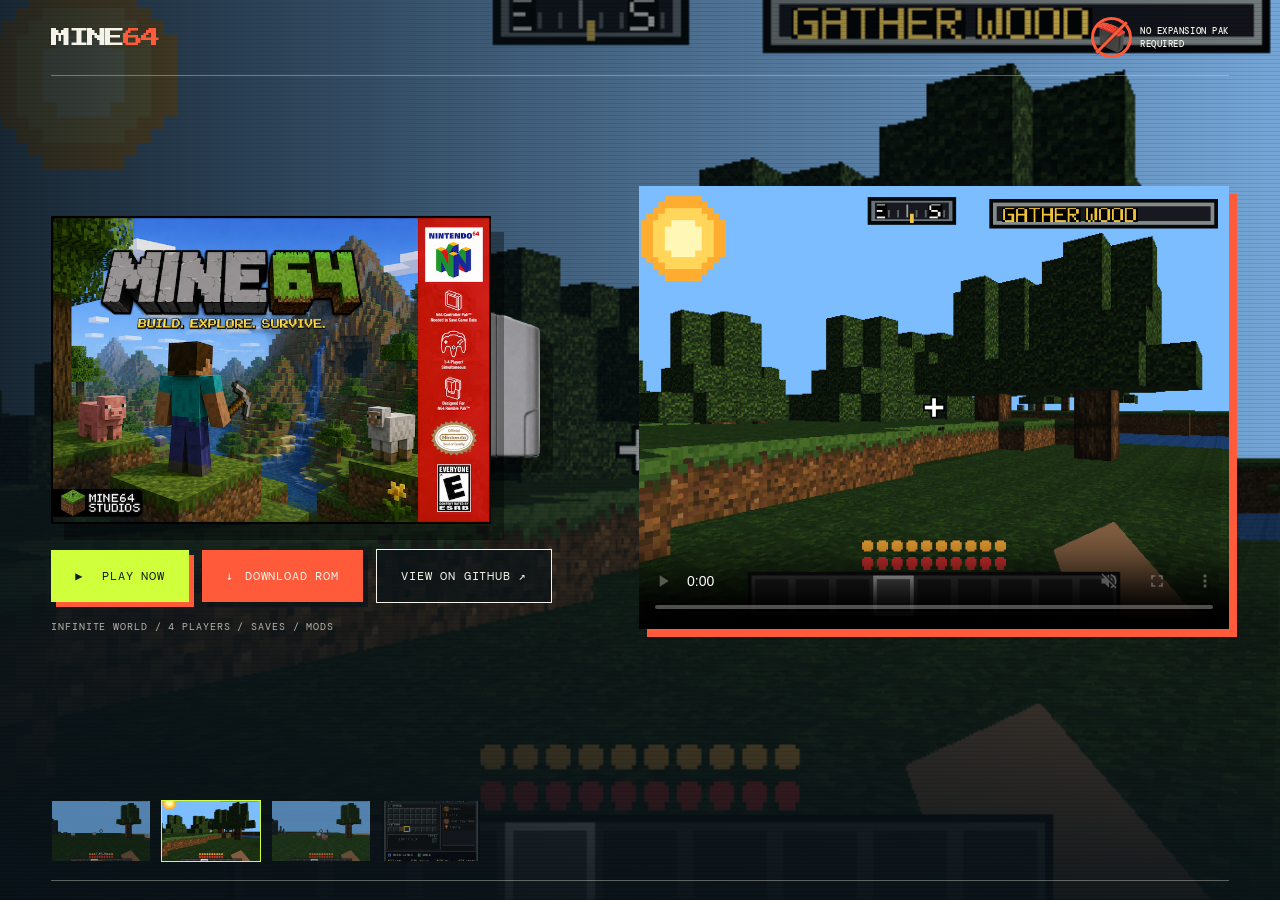
<file: site/index.html>
<!doctype html>
<html lang="en">
  <head>
    <meta charset="UTF-8" />
    <meta name="viewport" content="width=device-width, initial-scale=1.0" />
    <meta name="description" content="Mine64 — an infinite block-building world for Nintendo 64." />
    <meta name="theme-color" content="#101b23" />
    <link rel="icon" href="favicon.png" />
    <link rel="preconnect" href="https://fonts.googleapis.com" />
    <link rel="preconnect" href="https://fonts.gstatic.com" crossorigin />
    <link href="https://fonts.googleapis.com/css2?family=DM+Mono:wght@400;500&family=Press+Start+2P&family=Space+Grotesk:wght@400;500;600&display=swap" rel="stylesheet" />
    <link rel="stylesheet" href="styles.css" />
    <title>Mine64 — built for Nintendo 64</title>
  </head>
  <body>
    <main class="landing" id="top">
      <div class="world-backdrop" aria-hidden="true"></div>
      <div class="atmosphere" aria-hidden="true"></div>

      <header>
        <a class="wordmark" href="#top" aria-label="Mine64 home">MINE<span>64</span></a>
        <div class="header-meta">
          <a class="expansion-badge" href="/extras/ram-map" aria-label="View Mine64 RAM map">
            <span class="expansion-icon"><img src="images/expansion-pak.png" alt="" /></span>
            <b>NO EXPANSION PAK<br />REQUIRED</b>
          </a>
        </div>
      </header>

      <section class="intro" aria-labelledby="title">
        <div class="intro-copy">
          <h1 class="product-stage" id="title">
            <img class="cartridge-art" src="images/mine64-cartridge.png" alt="Mine64 Nintendo 64 cartridge" />
            <img class="box-art" src="images/mine64-box.png" alt="Mine64 Nintendo 64 box art" />
          </h1>
          <div class="hero-actions">
            <button class="play-button" id="launch-game" type="button"><span>▶</span> PLAY NOW</button>
            <a class="download-button" href="https://github.com/garfbargle/Mine64/releases/latest/download/mine64.n64" target="_blank" rel="noreferrer"><span>↓</span> DOWNLOAD ROM</a>
            <a class="github-button" href="https://github.com/garfbargle/Mine64" target="_blank" rel="noreferrer">VIEW ON GITHUB ↗</a>
          </div>
          <p class="play-note">INFINITE WORLD / 4 PLAYERS / SAVES / MODS</p>
        </div>
        <div class="showcase-panel">
          <video id="showcase-video" autoplay muted loop controls playsinline preload="metadata" poster="images/forest.png" aria-label="Mine64 gameplay showcase">
            <source src="media/mine64-showcase-v3.mp4?v=20260814" type="video/mp4" />
            Your browser does not support embedded video.
          </video>
        </div>
      </section>

      <section class="screens" aria-label="Mine64 screenshots">
        <div class="screen-strip">
          <button class="shot" type="button" data-image="images/world.png" aria-label="Show overworld screenshot"><img src="images/world.png" alt="Mine64 world exploration" /></button>
          <button class="shot active" type="button" data-image="images/forest.png" aria-label="Show forest screenshot"><img src="images/forest.png" alt="Mine64 forest" /></button>
          <button class="shot" type="button" data-image="images/animals.png" aria-label="Show animals screenshot"><img src="images/animals.png" alt="Mine64 animals" /></button>
          <button class="shot" type="button" data-image="images/pack.png" aria-label="Show inventory screenshot"><img src="images/pack.png" alt="Mine64 inventory" /></button>
        </div>
      </section>

    </main>

    <section class="player-overlay" id="player-overlay" aria-hidden="true" aria-label="Mine64 browser player">
      <div class="player-bar"><span>MINE64 / PLAYER 01</span><span id="emulator-status">LOADING WORLD</span><button id="close-game" type="button">ESC / CLOSE ×</button></div>
      <div id="game"></div>
      <p>STICK — MOVE &nbsp; A — PLACE / USE &nbsp; B — MINE / PUNCH &nbsp; START — PACK</p>
    </section>

    <script src="app.js"></script>
  </body>
</html>
</file>
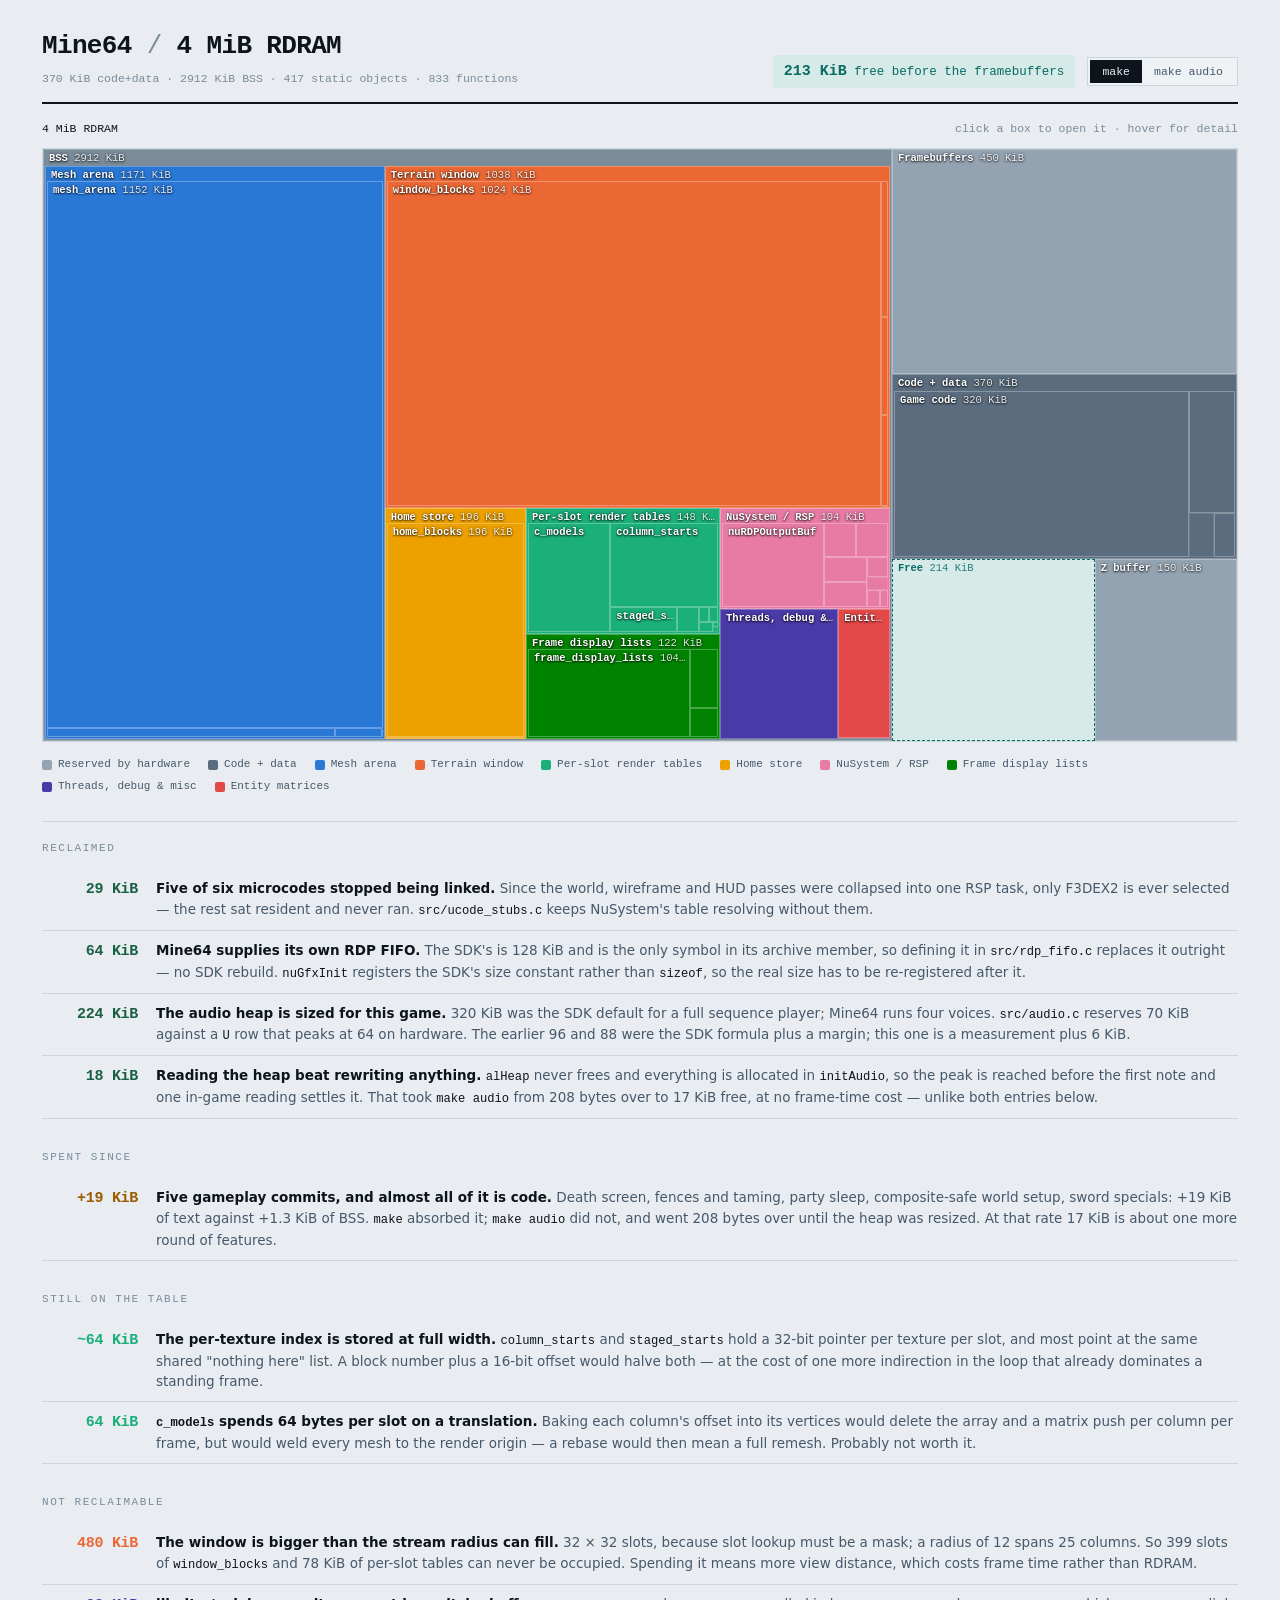
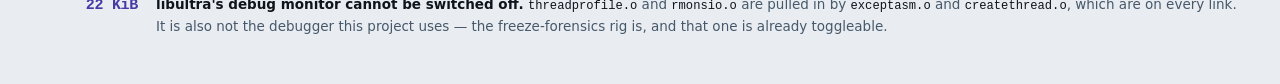
<file: docs/ram-report.html>
<!doctype html>
<html lang="en">
<head>
<meta charset="utf-8">
<meta name="viewport" content="width=device-width,initial-scale=1">
<title>Mine64 — RDRAM map</title>

<style>
:root {
  color-scheme: light;
  --ground:    #e9edf1;
  --surface:   #f9fbfc;
  --surface-2: #eef2f5;
  --ink:       #0d141b;
  --ink-2:     #46586a;
  --ink-3:     #7a8b9a;
  --rule:      #ccd6dd;
  --accent:    #0a6a64;
  --accent-soft:#d6eae8;
  --warn:      #9a5c00;
  --warn-soft: #f6e6c9;
  --crit:      #ad231c;
  --crit-soft: #f8dcd9;
  --good:      #1a6144;

  --s1:#2a78d6; --s2:#eb6834; --s3:#1baf7a; --s4:#eda100;
  --s5:#e87ba4; --s6:#008300; --s7:#4a3aa7; --s8:#e34948;
  --resv:#94a3b1; --code:#5a6c7e;

  --mono: ui-monospace, SFMono-Regular, "SF Mono", Menlo, Consolas, monospace;
  --sans: -apple-system, BlinkMacSystemFont, "Segoe UI", system-ui, Roboto, sans-serif;
}
@media (prefers-color-scheme: dark) {
  :root:not([data-theme="light"]) {
    color-scheme: dark;
    --ground:#0b1015; --surface:#131a21; --surface-2:#1a232c;
    --ink:#e6edf3; --ink-2:#a2b3c2; --ink-3:#71828f; --rule:#28323c;
    --accent:#3fb5aa; --accent-soft:#10312f;
    --warn:#d19a3c; --warn-soft:#33260f;
    --crit:#e87b74; --crit-soft:#3a1a17; --good:#4fb489;
    --s1:#3987e5; --s2:#d95926; --s3:#199e70; --s4:#c98500;
    --s5:#d55181; --s6:#008300; --s7:#9085e9; --s8:#e66767;
    --resv:#4f5e6c; --code:#6a7d90;
  }
}
:root[data-theme="dark"] {
  color-scheme: dark;
  --ground:#0b1015; --surface:#131a21; --surface-2:#1a232c;
  --ink:#e6edf3; --ink-2:#a2b3c2; --ink-3:#71828f; --rule:#28323c;
  --accent:#3fb5aa; --accent-soft:#10312f;
  --warn:#d19a3c; --warn-soft:#33260f;
  --crit:#e87b74; --crit-soft:#3a1a17; --good:#4fb489;
  --s1:#3987e5; --s2:#d95926; --s3:#199e70; --s4:#c98500;
  --s5:#d55181; --s6:#008300; --s7:#9085e9; --s8:#e66767;
  --resv:#4f5e6c; --code:#6a7d90;
}

* { box-sizing: border-box; }
body {
  margin: 0;
  background: var(--ground);
  color: var(--ink);
  font-family: var(--sans);
  font-size: 15px;
  line-height: 1.55;
  -webkit-font-smoothing: antialiased;
}
.wrap { max-width: 1240px; margin: 0 auto; padding: 26px 22px 40px; }

/* ---- header ---- */
.top {
  display: flex;
  flex-wrap: wrap;
  align-items: flex-end;
  justify-content: space-between;
  gap: 14px 24px;
  padding-bottom: 14px;
  border-bottom: 2px solid var(--ink);
}
h1 {
  font-family: var(--mono);
  font-size: clamp(19px, 2.6vw, 26px);
  font-weight: 600;
  letter-spacing: -0.025em;
  margin: 0;
}
h1 em { font-style: normal; color: var(--ink-3); font-weight: 400; }
.sub {
  font-family: var(--mono); font-size: 11.5px; color: var(--ink-3);
  margin: 4px 0 0; font-variant-numeric: tabular-nums;
}
.flags h2:not(:first-child) { margin-top: 30px; }
.controls { display: flex; align-items: center; gap: 12px; flex-wrap: wrap; }
.verdict {
  font-family: var(--mono);
  font-size: 12.5px;
  font-variant-numeric: tabular-nums;
  padding: 5px 11px;
  border-radius: 2px;
  white-space: nowrap;
}
.verdict b { font-size: 15px; font-weight: 600; }
.verdict--ok   { background: var(--accent-soft); color: var(--accent); }
.verdict--warn { background: var(--warn-soft); color: var(--warn); }
.verdict--crit { background: var(--crit-soft); color: var(--crit); }
.toggle { display: inline-flex; border: 1px solid var(--rule); background: var(--surface-2); padding: 2px; }
.toggle button {
  font-family: var(--mono); font-size: 11.5px; padding: 5px 12px;
  border: 0; background: transparent; color: var(--ink-2); cursor: pointer;
}
.toggle button[aria-pressed="true"] { background: var(--ink); color: var(--ground); }
.toggle button:focus-visible { outline: 2px solid var(--accent); outline-offset: 1px; }

/* ---- crumbs ---- */
.crumbs {
  display: flex; align-items: center; gap: 7px; flex-wrap: wrap;
  font-family: var(--mono); font-size: 11.5px; color: var(--ink-3);
  margin: 14px 0 8px; min-height: 22px;
}
.crumbs button {
  font: inherit; border: 0; background: none; color: var(--accent);
  cursor: pointer; padding: 2px 0; text-decoration: underline;
  text-underline-offset: 3px;
}
.crumbs button:focus-visible { outline: 2px solid var(--accent); outline-offset: 2px; }
.crumbs span.sep { color: var(--rule); }
.crumbs span.here { color: var(--ink); }
.crumbs .hint { margin-left: auto; color: var(--ink-3); }

/* ---- treemap ---- */
.tm {
  position: relative;
  width: 100%;
  height: clamp(400px, 66vh, 760px);
  background: var(--surface-2);
  border: 1px solid var(--rule);
  overflow: hidden;
}
.box { position: absolute; overflow: hidden; }
.box__fill {
  position: absolute; inset: 0;
  background: var(--bc, var(--resv));
  border: 1px solid rgba(255,255,255,.28);
}
.box--leaf .box__fill { cursor: default; }
.box--drill { cursor: zoom-in; }
.box--drill:hover > .box__fill { filter: brightness(1.14) saturate(1.08); }
.box__lbl {
  position: absolute; left: 6px; top: 3px; right: 4px;
  font-family: var(--mono); font-size: 10.5px; line-height: 1.32;
  color: #fff; text-shadow: 0 1px 2px rgba(0,0,0,.75), 0 0 3px rgba(0,0,0,.6);
  pointer-events: none; white-space: nowrap; overflow: hidden; text-overflow: ellipsis;
}
.box__lbl b { font-weight: 600; }
.box__lbl i { font-style: normal; opacity: .85; }
.box__kids { position: absolute; inset: 0; }
.box--faint .box__fill { opacity: .42; }
.box--free .box__fill {
  background: var(--accent-soft);
  border: 1px dashed var(--accent);
}
.box--free .box__lbl { color: var(--accent); text-shadow: none; }
.box--crash .box__fill {
  background: repeating-linear-gradient(-45deg, var(--crit) 0 3px, var(--crit-soft) 3px 9px);
  border: 1px solid var(--crit);
}
/* The hatch is too busy to read white text over. */
.box--crash .box__lbl {
  color: var(--crit);
  text-shadow: none;
  background: var(--surface);
  padding: 1px 5px;
  left: 3px; top: 3px;
  right: auto;
  max-width: calc(100% - 8px);
}
.flagmark {
  position: absolute; right: 5px; top: 4px;
  width: 7px; height: 7px; border-radius: 50%;
  background: #fff; box-shadow: 0 0 0 2px rgba(0,0,0,.35);
  pointer-events: none;
}

/* ---- legend ---- */
.legend {
  display: flex; flex-wrap: wrap; gap: 5px 18px;
  margin-top: 14px;
  font-family: var(--mono); font-size: 11px; color: var(--ink-2);
}
.legend span { display: inline-flex; align-items: center; gap: 6px; }
.sw { width: 10px; height: 10px; border-radius: 2px; flex: none; }

/* ---- findings ---- */
.flags { margin-top: 26px; border-top: 1px solid var(--rule); padding-top: 18px; }
.flags h2 {
  font-family: var(--mono); font-size: 11px; letter-spacing: .14em;
  text-transform: uppercase; color: var(--ink-3); margin: 0 0 12px; font-weight: 500;
}
.flag {
  display: grid;
  grid-template-columns: 96px minmax(0, 1fr);
  gap: 4px 18px;
  padding: 9px 0;
  border-bottom: 1px solid var(--rule);
  align-items: baseline;
}
.flag:last-child { border-bottom: 0; }
.flag b {
  font-family: var(--mono); font-size: 15px; font-weight: 600;
  font-variant-numeric: tabular-nums; text-align: right;
  color: var(--fc, var(--accent)); letter-spacing: -0.02em;
}
.flag p { margin: 0; font-size: 13.5px; color: var(--ink-2); }
.flag p strong { color: var(--ink); font-weight: 600; }
code { font-family: var(--mono); font-size: .9em; color: var(--ink); }

/* ---- tooltip ---- */
#tip {
  position: fixed; z-index: 60; pointer-events: none;
  background: var(--ink); color: var(--ground);
  font-family: var(--mono); font-size: 11.5px; line-height: 1.5;
  padding: 9px 12px; border-radius: 3px; max-width: 290px;
  opacity: 0; transition: opacity .09s;
  font-variant-numeric: tabular-nums;
}
#tip.on { opacity: 1; }
#tip b { display: block; font-weight: 600; font-size: 12.5px; }
#tip u { display: block; text-decoration: none; opacity: .62; margin-top: 2px; }
#tip em {
  display: block; font-style: normal; margin-top: 6px;
  font-family: var(--sans); font-size: 12px; line-height: 1.45; opacity: .9;
}
@media (prefers-reduced-motion: reduce) { * { transition: none !important; } }
@media (max-width: 720px) {
  .flag { grid-template-columns: minmax(0, 1fr); }
  .flag b { text-align: left; }
  .tm { height: 62vh; }
}
</style>
</head>
<body>

<div class="wrap">

<div class="top">
  <div>
    <h1>Mine64 <em>/</em> 4 MiB RDRAM</h1>
    <p class="sub" id="sub"></p>
  </div>
  <div class="controls">
    <div class="verdict" id="verdict"></div>
    <div class="toggle" role="group" aria-label="Build">
      <button type="button" data-build="nonaudio" aria-pressed="true">make</button>
      <button type="button" data-build="audio" aria-pressed="false">make audio</button>
    </div>
  </div>
</div>

<div class="crumbs" id="crumbs"></div>
<div class="tm" id="tm"></div>
<div class="legend" id="legend"></div>

<div class="flags">
  <h2>Reclaimed</h2>

  <div class="flag" style="--fc: var(--good)">
    <b>29 KiB</b>
    <p><strong>Five of six microcodes stopped being linked.</strong> Since the
    world, wireframe and HUD passes were collapsed into one RSP task, only
    F3DEX2 is ever selected — the rest sat resident and never ran.
    <code>src/ucode_stubs.c</code> keeps NuSystem's table resolving without
    them.</p>
  </div>

  <div class="flag" style="--fc: var(--good)">
    <b>64 KiB</b>
    <p><strong>Mine64 supplies its own RDP FIFO.</strong> The SDK's is 128 KiB
    and is the only symbol in its archive member, so defining it in
    <code>src/rdp_fifo.c</code> replaces it outright — no SDK rebuild.
    <code>nuGfxInit</code> registers the SDK's size constant rather than
    <code>sizeof</code>, so the real size has to be re-registered after it.</p>
  </div>

  <div class="flag" style="--fc: var(--good)">
    <b>224 KiB</b>
    <p><strong>The audio heap is sized for this game.</strong> 320 KiB was the
    SDK default for a full sequence player; Mine64 runs four voices.
    <code>src/audio.c</code> reserves 70 KiB against a <code>U</code> row that
    peaks at 64 on hardware. The earlier 96 and 88 were the SDK formula plus a
    margin; this one is a measurement plus 6 KiB.</p>
  </div>

  <div class="flag" style="--fc: var(--good)">
    <b>18 KiB</b>
    <p><strong>Reading the heap beat rewriting anything.</strong>
    <code>alHeap</code> never frees and everything is allocated in
    <code>initAudio</code>, so the peak is reached before the first note and one
    in-game reading settles it. That took <code>make audio</code> from 208 bytes
    over to 17 KiB free, at no frame-time cost — unlike both entries below.</p>
  </div>

  <h2>Spent since</h2>

  <div class="flag" style="--fc: var(--warn)">
    <b>+19 KiB</b>
    <p><strong>Five gameplay commits, and almost all of it is code.</strong>
    Death screen, fences and taming, party sleep, composite-safe world setup,
    sword specials: +19 KiB of text against +1.3 KiB of BSS.
    <code>make</code> absorbed it; <code>make audio</code> did not, and went
    208 bytes over until the heap was resized. At that rate 17 KiB is about one
    more round of features.</p>
  </div>

  <h2>Still on the table</h2>

  <div class="flag" style="--fc: var(--s3)">
    <b>~64 KiB</b>
    <p><strong>The per-texture index is stored at full width.</strong>
    <code>column_starts</code> and <code>staged_starts</code> hold a 32-bit
    pointer per texture per slot, and most point at the same shared "nothing
    here" list. A block number plus a 16-bit offset would halve both — at the
    cost of one more indirection in the loop that already dominates a standing
    frame.</p>
  </div>

  <div class="flag" style="--fc: var(--s3)">
    <b>64 KiB</b>
    <p><strong><code>c_models</code> spends 64 bytes per slot on a
    translation.</strong> Baking each column's offset into its vertices would
    delete the array and a matrix push per column per frame, but would weld
    every mesh to the render origin — a rebase would then mean a full remesh.
    Probably not worth it.</p>
  </div>

  <h2>Not reclaimable</h2>

  <div class="flag" style="--fc: var(--s2)">
    <b>480 KiB</b>
    <p><strong>The window is bigger than the stream radius can fill.</strong>
    32 × 32 slots, because slot lookup must be a mask; a radius of 12 spans 25
    columns. So 399 slots of <code>window_blocks</code> and 78 KiB of per-slot
    tables can never be occupied. Spending it means more view distance, which
    costs frame time rather than RDRAM.</p>
  </div>

  <div class="flag" style="--fc: var(--s7)">
    <b>22 KiB</b>
    <p><strong>libultra's debug monitor cannot be switched off.</strong>
    <code>threadprofile.o</code> and <code>rmonsio.o</code> are pulled in by
    <code>exceptasm.o</code> and <code>createthread.o</code>, which are on every
    link. It is also not the debugger this project uses — the freeze-forensics
    rig is, and that one is already toggleable.</p>
  </div>
</div>

</div>

<div id="tip" aria-hidden="true"></div>

<script>
const DATA = {"nonaudio":{"c":[{"n":"Z buffer","v":153600,"k":"resv","d":"NU_GFX_ZBUFFER_ADDR. The image starts immediately above it, so none of it is wasted."},{"n":"Code + data","v":378752,"k":"code","c":[{"n":"Game code","v":327740},{"n":"Microcode","v":6144,"d":"One graphics microcode now, down from six. 29 KiB reclaimed."},{"n":"Read-only data","v":37479},{"n":"padding","v":7389,"f":1}]},{"n":"BSS","v":2981424,"k":"bss","c":[{"n":"Mesh arena","v":1198726,"c":[{"n":"mesh_arena","v":1179648,"d":"147,456 Gfx of column meshes, first-fit with relocation defrag. Still the largest single object in the game."},{"n":"mesh_blocks","v":16384,"d":"2,048 allocation records: every live column plus every staged replacement."},{"n":"mesh_cache","v":2673,"d":""},{"n":"mesh_cache_base_x","v":4,"d":""},{"n":"mesh_cache_base_z","v":4,"d":""},{"n":"mesh_arena_used","v":4,"d":""},{"n":"mesh_block_count","v":2,"d":""},{"n":"mesh_build_cursor","v":2,"d":""},{"n":"5 smaller","v":5,"f":1}]},{"n":"Terrain window","v":1063310,"c":[{"n":"window_blocks","v":1048576,"d":"1,024 column slots x 1 KiB. The stream radius can fill 625 of them."},{"n":"details","v":6144,"d":""},{"n":"trees","v":4480,"d":""},{"n":"window_keys","v":4096,"d":""},{"n":"window_key_fault_slot","v":4,"d":""},{"n":"window_key_fault_value","v":4,"d":""},{"n":"window_key_faults","v":4,"d":""},{"n":"detail_count","v":2,"d":""}]},{"n":"Home store","v":201096,"c":[{"n":"home_blocks","v":200704,"d":"The 112x32x112 save extent kept whole, so building is never rationed."},{"n":"home_dirty","v":196,"d":""},{"n":"home_present","v":196,"d":""}]},{"n":"Per-slot render tables","v":151176,"c":[{"n":"c_models","v":65536,"d":"One 64-byte Mtx per slot holding nothing but a translation."},{"n":"column_starts","v":65536,"d":"Gfx* per texture bank per slot, for the generation on screen."},{"n":"staged_starts","v":12544,"d":"The same table again, for a world build in flight."},{"n":"visible_columns","v":4096,"d":""},{"n":"column_meshed","v":1024,"d":""},{"n":"column_mesh_lod","v":1024,"d":""},{"n":"dirty_columns","v":1024,"d":""},{"n":"staged_meshed","v":196,"d":""},{"n":"1 smaller","v":196,"f":1}]},{"n":"Frame display lists","v":125120,"c":[{"n":"frame_display_lists","v":106496,"d":"2 x 6,656 Gfx. World, targeting and HUD share one RSP task."},{"n":"column_quads","v":12480,"d":""},{"n":"column_baked","v":6144,"d":""}]},{"n":"NuSystem / RSP","v":106227,"c":[{"n":"nuRDPOutputBuf","v":65536,"d":"Mine64's own RDP FIFO, half the SDK's 128 KiB. src/rdp_fifo.c."},{"n":"nuScStack","v":8192,"d":""},{"n":"nuScAudioStack","v":8192,"d":""},{"n":"nuScGraphicsStack","v":8192,"d":""},{"n":"nuMainStack","v":8192,"d":""},{"n":"nuYieldBuf","v":3088,"d":""},{"n":"nusched","v":1664,"d":""},{"n":"nuDramStack","v":1024,"d":""},{"n":"41 smaller","v":2147,"f":1}]},{"n":"Threads, debug & misc","v":94541,"c":[{"n":"rmonIOStack","v":16384,"d":"libultra's remote debug monitor. Welded to the exception handler; not removable from here."},{"n":"IdleStack","v":8192,"d":""},{"n":"GfxTaskMgrStack","v":8192,"d":""},{"n":"GfxStack","v":8192,"d":""},{"n":"siMgrStack","v":8192,"d":""},{"n":"piThreadStack","v":4096,"d":""},{"n":"viThreadStack","v":4096,"d":""},{"n":"visible_slot_list","v":3528,"d":""},{"n":"305 smaller","v":33669,"f":1}]},{"n":"Entity matrices","v":40825,"c":[{"n":"mob_matrix","v":7168,"d":""},{"n":"humanoid_matrix","v":6144,"d":""},{"n":"creature_verts","v":5632,"d":""},{"n":"water_top_verts","v":4096,"d":""},{"n":"shadow_verts","v":3456,"d":""},{"n":"detail_matrix","v":3072,"d":""},{"n":"falling_tree_box_matrix","v":3072,"d":""},{"n":"creature_matrix","v":2816,"d":""},{"n":"11 smaller","v":5369,"f":1}]},{"n":"padding","v":403,"f":1}]},{"n":"Free","v":218704,"k":"free","d":"Headroom before the framebuffers."},{"n":"Framebuffers","v":460800,"k":"resv","d":"Three 320x240 16bpp buffers, pinned at the top of RDRAM."}],"end":2150998448,"limit":2151217152,"slack":218704,"bss":2981424,"text":378752,"fns":833,"objs":417},"audio":{"c":[{"n":"Z buffer","v":153600,"k":"resv","d":"NU_GFX_ZBUFFER_ADDR. The image starts immediately above it, so none of it is wasted."},{"n":"Code + data","v":407712,"k":"code","c":[{"n":"Game code","v":350540},{"n":"Microcode","v":10464,"d":"One graphics microcode now, down from six. 29 KiB reclaimed."},{"n":"Read-only data","v":38925},{"n":"padding","v":7783,"f":1}]},{"n":"BSS","v":2983344,"k":"bss","c":[{"n":"Mesh arena","v":1198726,"c":[{"n":"mesh_arena","v":1179648,"d":"147,456 Gfx of column meshes, first-fit with relocation defrag. Still the largest single object in the game."},{"n":"mesh_blocks","v":16384,"d":"2,048 allocation records: every live column plus every staged replacement."},{"n":"mesh_cache","v":2673,"d":""},{"n":"mesh_cache_base_x","v":4,"d":""},{"n":"mesh_cache_base_z","v":4,"d":""},{"n":"mesh_arena_used","v":4,"d":""},{"n":"mesh_block_count","v":2,"d":""},{"n":"mesh_build_cursor","v":2,"d":""},{"n":"5 smaller","v":5,"f":1}]},{"n":"Terrain window","v":1063310,"c":[{"n":"window_blocks","v":1048576,"d":"1,024 column slots x 1 KiB. The stream radius can fill 625 of them."},{"n":"details","v":6144,"d":""},{"n":"trees","v":4480,"d":""},{"n":"window_keys","v":4096,"d":""},{"n":"window_key_fault_slot","v":4,"d":""},{"n":"window_key_fault_value","v":4,"d":""},{"n":"window_key_faults","v":4,"d":""},{"n":"detail_count","v":2,"d":""}]},{"n":"Home store","v":201096,"c":[{"n":"home_blocks","v":200704,"d":"The 112x32x112 save extent kept whole, so building is never rationed."},{"n":"home_dirty","v":196,"d":""},{"n":"home_present","v":196,"d":""}]},{"n":"Per-slot render tables","v":151176,"c":[{"n":"c_models","v":65536,"d":"One 64-byte Mtx per slot holding nothing but a translation."},{"n":"column_starts","v":65536,"d":"Gfx* per texture bank per slot, for the generation on screen."},{"n":"staged_starts","v":12544,"d":"The same table again, for a world build in flight."},{"n":"visible_columns","v":4096,"d":""},{"n":"column_meshed","v":1024,"d":""},{"n":"column_mesh_lod","v":1024,"d":""},{"n":"dirty_columns","v":1024,"d":""},{"n":"staged_meshed","v":196,"d":""},{"n":"1 smaller","v":196,"f":1}]},{"n":"Frame display lists","v":125120,"c":[{"n":"frame_display_lists","v":106496,"d":"2 x 6,656 Gfx. World, targeting and HUD share one RSP task."},{"n":"column_quads","v":12480,"d":""},{"n":"column_baked","v":6144,"d":""}]},{"n":"NuSystem / RSP","v":107828,"c":[{"n":"nuRDPOutputBuf","v":65536,"d":"Mine64's own RDP FIFO, half the SDK's 128 KiB. src/rdp_fifo.c."},{"n":"nuScStack","v":8192,"d":""},{"n":"nuScAudioStack","v":8192,"d":""},{"n":"nuScGraphicsStack","v":8192,"d":""},{"n":"nuMainStack","v":8192,"d":""},{"n":"nuYieldBuf","v":3088,"d":""},{"n":"nusched","v":1664,"d":""},{"n":"nuDramStack","v":1024,"d":""},{"n":"67 smaller","v":3748,"f":1}]},{"n":"Threads, debug & misc","v":94826,"c":[{"n":"rmonIOStack","v":16384,"d":"libultra's remote debug monitor. Welded to the exception handler; not removable from here."},{"n":"IdleStack","v":8192,"d":""},{"n":"GfxTaskMgrStack","v":8192,"d":""},{"n":"GfxStack","v":8192,"d":""},{"n":"siMgrStack","v":8192,"d":""},{"n":"piThreadStack","v":4096,"d":""},{"n":"viThreadStack","v":4096,"d":""},{"n":"visible_slot_list","v":3528,"d":""},{"n":"324 smaller","v":33954,"f":1}]},{"n":"Entity matrices","v":40825,"c":[{"n":"mob_matrix","v":7168,"d":""},{"n":"humanoid_matrix","v":6144,"d":""},{"n":"creature_verts","v":5632,"d":""},{"n":"water_top_verts","v":4096,"d":""},{"n":"shadow_verts","v":3456,"d":""},{"n":"detail_matrix","v":3072,"d":""},{"n":"falling_tree_box_matrix","v":3072,"d":""},{"n":"creature_matrix","v":2816,"d":""},{"n":"11 smaller","v":5369,"f":1}]},{"n":"padding","v":437,"f":1}]},{"n":"Free","v":116144,"k":"free","d":"Headroom before the audio heap."},{"n":"Audio heap","v":71680,"k":"warn","d":"70 KiB, sized from the SDK's own formula for four voices. The U diagnostic row reports what is really used."},{"n":"Framebuffers","v":460800,"k":"resv","d":"Three 320x240 16bpp buffers, pinned at the top of RDRAM."}],"end":2151029328,"limit":2151145472,"slack":116144,"bss":2983344,"text":407712,"fns":939,"objs":462}};

const KIND = {
  resv:  "--resv",  code: "--code",
  bss:   "--ink-3", free: "--accent", warn: "--warn", crit: "--crit"
};
const GROUP_COLOR = {
  "Mesh arena":"--s1", "Terrain window":"--s2", "Per-slot render tables":"--s3",
  "Home store":"--s4", "NuSystem / RSP":"--s5", "Frame display lists":"--s6",
  "Threads, debug & misc":"--s7", "Entity matrices":"--s8"
};
const RDRAM = 4 * 1024 * 1024;

const $ = s => document.querySelector(s);
const el = (t, c) => { const n = document.createElement(t); if (c) n.className = c; return n; };
const commas = n => n.toLocaleString("en-US");
const kib = b => b >= 10240 ? Math.round(b / 1024) : (b / 1024).toFixed(1);

let build = "nonaudio";
let path = [];   /* drill path of node names */

/* ---------- squarified treemap ---------- */
function squarify(nodes, x, y, w, h) {
  const out = [];
  const items = nodes.filter(n => n.v > 0).slice().sort((a, b) => b.v - a.v);
  const total = items.reduce((s, n) => s + n.v, 0);
  if (!total || w <= 0 || h <= 0) return out;
  const scale = (w * h) / total;
  const q = items.map(n => ({ node: n, area: n.v * scale }));

  let rx = x, ry = y, rw = w, rh = h;
  let row = [], rowArea = 0;

  const worst = (areas, len) => {
    const sum = areas.reduce((a, b) => a + b, 0);
    if (sum <= 0) return Infinity;
    const mx = Math.max.apply(null, areas), mn = Math.min.apply(null, areas);
    const s2 = sum * sum, l2 = len * len;
    return Math.max((l2 * mx) / s2, s2 / (l2 * mn));
  };

  function flush() {
    const short = Math.min(rw, rh);
    if (short <= 0) return;
    const thick = rowArea / short;
    let off = 0;
    const horizontal = rw >= rh;   /* rows run down the short side */
    row.forEach(it => {
      const seg = it.area / thick;
      if (horizontal) out.push({ node: it.node, x: rx, y: ry + off, w: thick, h: seg });
      else            out.push({ node: it.node, x: rx + off, y: ry, w: seg, h: thick });
      off += seg;
    });
    if (horizontal) { rx += thick; rw -= thick; }
    else            { ry += thick; rh -= thick; }
    row = []; rowArea = 0;
  }

  q.forEach(it => {
    const short = Math.min(rw, rh);
    const cur = row.map(r => r.area);
    if (row.length && worst(cur, short) < worst(cur.concat([it.area]), short)) flush();
    row.push(it); rowArea += it.area;
  });
  flush();
  return out;
}

/* ---------- tooltip ---------- */
const tip = $("#tip");
function bindTip(node, html) {
  node.addEventListener("pointerenter", () => { tip.innerHTML = html; tip.classList.add("on"); });
  node.addEventListener("pointermove", e => {
    tip.style.left = Math.min(e.clientX + 15, innerWidth - tip.offsetWidth - 8) + "px";
    tip.style.top  = Math.min(e.clientY + 15, innerHeight - tip.offsetHeight - 8) + "px";
  });
  node.addEventListener("pointerleave", () => tip.classList.remove("on"));
}

/* ---------- rendering ---------- */
function colorOf(node, depth, inheritedVar) {
  if (node.k && KIND[node.k]) return KIND[node.k];
  if (GROUP_COLOR[node.n]) return GROUP_COLOR[node.n];
  return inheritedVar || "--resv";
}

function tipFor(node, cvar) {
  const pct = (node.v / RDRAM) * 100;
  return "<b>" + node.n + "</b>" +
    commas(node.v) + " B &middot; " + kib(node.v) + " KiB" +
    "<u>" + pct.toFixed(pct < 1 ? 2 : 1) + "% of RDRAM" +
    (node.c ? " &middot; " + node.c.length + " parts" : "") + "</u>" +
    (node.d ? "<em>" + node.d + "</em>" : "");
}

function render(nodes, host, x, y, w, h, depth, inheritedVar) {
  squarify(nodes, x, y, w, h).forEach(r => {
    const node = r.node;
    const cvar = colorOf(node, depth, inheritedVar);
    const b = el("div", "box");
    b.style.cssText = "left:" + r.x + "px;top:" + r.y + "px;width:" + r.w + "px;height:" + r.h + "px";

    const fill = el("div", "box__fill");
    fill.style.setProperty("--bc", "var(" + cvar + ")");
    if (node.f) b.classList.add("box--faint");
    if (node.k === "free") b.classList.add("box--free");
    if (node.k === "crash") b.classList.add("box--crash");
    b.appendChild(fill);

    const kids = node.c && node.c.length;
    const roomy = r.w > 132 && r.h > 54;
    const headroom = r.h > 15 && r.w > 46;

    if (headroom) {
      const l = el("div", "box__lbl");
      l.innerHTML = "<b>" + node.n + "</b>" +
        (r.w > 108 ? " <i>" + kib(node.v) + " KiB</i>" : "");
      b.appendChild(l);
    }
    if (node.k === "flag" || (node.d && node.k === "warn")) {
      b.appendChild(el("div", "flagmark"));
    }

    if (kids && roomy && depth < 2) {
      const pad = depth === 0 ? 17 : 15;
      const inner = el("div", "box__kids");
      b.appendChild(inner);
      render(node.c, inner, 2, pad, r.w - 4, r.h - pad - 2, depth + 1, cvar);
      b.classList.add("box--drill");
      b.addEventListener("click", e => { e.stopPropagation(); drill(node.n); });
    } else if (kids) {
      b.classList.add("box--drill");
      b.addEventListener("click", e => { e.stopPropagation(); drill(node.n); });
    } else {
      b.classList.add("box--leaf");
    }

    bindTip(fill, tipFor(node, cvar));
    host.appendChild(b);
  });
}

function nodeAtPath() {
  let list = DATA[build].c, node = null;
  for (const name of path) {
    node = list.find(n => n.n === name);
    if (!node || !node.c) break;
    list = node.c;
  }
  return { node, list };
}

function drill(name) {
  const { list } = nodeAtPath();
  const next = list.find(n => n.n === name);
  if (next && next.c && next.c.length) { path = path.concat([name]); draw(); }
}

function draw() {
  const tm = $("#tm");
  tm.innerHTML = "";
  const { node, list } = nodeAtPath();
  render(list, tm, 0, 0, tm.clientWidth, tm.clientHeight, 0,
         node ? colorOf(node, 0) : null);

  /* crumbs */
  const c = $("#crumbs");
  c.innerHTML = "";
  const mk = (label, idx) => {
    if (idx === path.length) {
      const s = el("span", "here"); s.textContent = label; c.appendChild(s);
    } else {
      const btn = el("button");
      btn.type = "button"; btn.textContent = label;
      btn.addEventListener("click", () => { path = path.slice(0, idx); draw(); });
      c.appendChild(btn);
    }
  };
  mk("4 MiB RDRAM", 0);
  path.forEach((p, i) => {
    const s = el("span", "sep"); s.textContent = "›"; c.appendChild(s);
    mk(p, i + 1);
  });
  const hint = el("span", "hint");
  hint.textContent = path.length ? "hover for detail" : "click a box to open it · hover for detail";
  c.appendChild(hint);

  /* header numbers */
  const b = DATA[build];
  const claimed = b.c.reduce((s, n) => s + n.v, 0);
  $("#sub").textContent =
    kib(b.text) + " KiB code+data · " + kib(b.bss) + " KiB BSS · " +
    b.objs + " static objects · " + b.fns + " functions";

  const ceiling = build === "audio" ? "the audio heap" : "the framebuffers";
  /* Headroom floors rather than rounds, so this agrees with check_ram.py and
     never reports a kilobyte the build does not have.  Sub-KiB in bytes, for
     the same reason the guard does it: "0 KiB over" reads like a rounding
     artefact rather than corrupted audio. */
  const slack = n => n >= 1024 ? Math.floor(n / 1024) + " KiB" : commas(n) + " bytes";
  const v = $("#verdict");
  if (b.slack < 0) {
    v.className = "verdict verdict--crit";
    v.innerHTML = "<b>" + slack(-b.slack) + "</b> past " + ceiling + " · claims " +
      (claimed / 1048576).toFixed(2) + " MiB of 4.00";
  } else if (b.slack < 64 * 1024) {
    /* check_ram.py's own warning threshold. */
    v.className = "verdict verdict--warn";
    v.innerHTML = "<b>" + slack(b.slack) + "</b> free before " + ceiling + " · thin";
  } else {
    v.className = "verdict verdict--ok";
    v.innerHTML = "<b>" + slack(b.slack) + "</b> free before " + ceiling;
  }
}

/* legend */
[["Reserved by hardware", "--resv"], ["Code + data", "--code"]]
  .concat(Object.entries(GROUP_COLOR).map(([n, v]) => [n, v]))
  .forEach(([n, v]) => {
    const s = el("span");
    const sw = el("i", "sw");
    sw.style.background = "var(" + v + ")";
    s.appendChild(sw); s.appendChild(document.createTextNode(n));
    $("#legend").appendChild(s);
  });

document.querySelectorAll(".toggle button").forEach(btn => {
  btn.addEventListener("click", () => {
    document.querySelectorAll(".toggle button").forEach(x =>
      x.setAttribute("aria-pressed", String(x === btn)));
    build = btn.dataset.build;
    path = [];
    draw();
  });
});

/* The map is sized in vh, so redraw whenever the box itself changes size —
   an initial paint measured against a not-yet-settled layout leaves a strip
   of the container unfilled. */
let rt, lastW = 0, lastH = 0;
new ResizeObserver(() => {
  const w = $("#tm").clientWidth, h = $("#tm").clientHeight;
  if (w === lastW && h === lastH) return;
  lastW = w; lastH = h;
  clearTimeout(rt);
  rt = setTimeout(draw, 60);
}).observe($("#tm"));

draw();
</script>

</body>
</html>
</file>
<file: site/styles.css>
:root { --ink:#101b23; --paper:#f4f2e9; --lime:#d0ff3c; --orange:#ff5a39; --line:rgba(244,242,233,.35); }
* { box-sizing:border-box; } html,body { margin:0; min-height:100%; background:var(--ink); } body { color:var(--paper); font-family:"Space Grotesk",sans-serif; }
.landing { min-height:100svh; padding:0 4vw; display:flex; flex-direction:column; position:relative; overflow:hidden; isolation:isolate; }.world-backdrop { position:absolute; z-index:-3; inset:-5px; pointer-events:none; background:url("images/forest.png") center/cover no-repeat; filter:saturate(.8) contrast(1.05); transform:scale(1.015); transition:background-image .45s ease; }.atmosphere { position:absolute; z-index:-2; inset:0; pointer-events:none; background:linear-gradient(90deg,rgba(9,18,24,.88) 0%,rgba(9,18,24,.55) 42%,rgba(9,18,24,.14) 100%),linear-gradient(0deg,rgba(9,18,24,.88),transparent 47%); }.landing:after { content:""; position:absolute; z-index:-1; inset:0; opacity:.13; pointer-events:none; background:repeating-linear-gradient(0deg,rgba(0,0,0,.75),rgba(0,0,0,.75) 1px,transparent 1px,transparent 4px); }
header,.intro,.screens { position:relative; z-index:1; } header { height:76px; display:flex; justify-content:space-between; align-items:center; border-bottom:1px solid var(--line); }.wordmark { color:var(--paper); text-decoration:none; font:20px "Press Start 2P",monospace; letter-spacing:-2px; }.wordmark span { color:var(--orange); }.header-meta { display:flex; align-items:center; gap:22px; font:10px "DM Mono",monospace; letter-spacing:.08em; }.expansion-badge { display:flex; align-items:center; gap:9px; color:var(--paper); text-decoration:none; }.expansion-badge:hover,.expansion-badge:focus-visible { color:var(--lime); }.expansion-badge b { font:500 9px/1.35 "DM Mono",monospace; letter-spacing:.06em; }.expansion-icon { position:relative; display:grid; width:40px; height:40px; place-items:center; }.expansion-icon img { width:35px; height:35px; object-fit:contain; }.expansion-icon:before { content:""; position:absolute; z-index:1; width:35px; height:35px; border:3px solid var(--orange); border-radius:50%; }.expansion-icon:after { content:""; position:absolute; z-index:2; width:43px; height:3px; background:var(--orange); transform:rotate(-45deg); box-shadow:0 0 0 1px rgba(9,18,24,.25); }
.intro { width:100%; margin:auto 0; padding:5vh 0; display:grid; grid-template-columns:minmax(0,.94fr) minmax(390px,1.06fr); align-items:center; gap:clamp(28px,5vw,80px); }.intro-copy { min-width:0; }.play-note,.player-bar,.player-overlay > p { font:10px "DM Mono",monospace; letter-spacing:.09em; }.product-stage { position:relative; width:min(100%,610px); height:clamp(230px,38vh,470px); margin:0 0 25px; }.box-art { position:absolute; z-index:1; bottom:0; left:0; width:84%; max-height:96%; object-fit:contain; object-position:left bottom; filter:drop-shadow(13px 16px 0 rgba(0,0,0,.35)); }.cartridge-art { position:absolute; z-index:0; bottom:13%; left:48%; width:49%; height:auto; filter:drop-shadow(13px 16px 0 rgba(0,0,0,.35)); }.hero-actions { display:flex; align-items:center; gap:13px; }.play-button,.download-button,.github-button { min-height:52px; border:0; padding:18px 24px; cursor:pointer; touch-action:manipulation; font:12px "DM Mono",monospace; letter-spacing:.07em; transition:transform .15s,box-shadow .15s; }.play-button { color:var(--ink); background:var(--lime); box-shadow:5px 5px 0 var(--orange); }.download-button { color:var(--paper); background:var(--orange); text-decoration:none; display:inline-flex; align-items:center; box-shadow:5px 5px 0 rgba(9,18,24,.68); }.github-button { color:var(--paper); background:rgba(9,18,24,.62); border:1px solid var(--paper); text-decoration:none; display:inline-flex; align-items:center; }.play-button:hover,.download-button:hover,.github-button:hover { transform:translate(3px,3px); box-shadow:2px 2px 0 var(--orange); }.play-button span,.download-button span { margin-right:11px; }.play-note { margin:17px 0 0; color:rgba(244,242,233,.72); }.showcase-panel { width:100%; max-width:640px; margin:0; justify-self:end; }.showcase-panel video { display:block; width:100%; max-height:50svh; background:#000; object-fit:contain; box-shadow:8px 8px 0 var(--orange); }
.screens { margin-top:auto; padding-bottom:19px; }.screens > p { margin:0 0 10px; }.screen-strip { display:flex; gap:10px; }.shot { width:100px; height:62px; padding:0; background:transparent; border:1px solid transparent; cursor:pointer; touch-action:manipulation; opacity:.65; transition:opacity .2s,border-color .2s; }.shot img { width:100%; height:100%; object-fit:cover; display:block; }.shot:hover,.shot.active { opacity:1; border-color:var(--lime); }.screens:after { content:""; display:block; border-bottom:1px solid var(--line); margin-top:18px; }
.player-overlay { position:fixed; z-index:10; inset:0; display:none; flex-direction:column; padding:0 2vw 18px; color:var(--paper); background:#070a0d; }.player-overlay.open { display:flex; }.player-bar { min-height:56px; display:flex; align-items:center; justify-content:space-between; border-bottom:1px solid #39424a; }.player-bar span:nth-child(2) { color:var(--lime); }.player-bar button { padding:0; border:0; background:none; color:var(--paper); cursor:pointer; font:10px "DM Mono",monospace; }.player-overlay #game { flex:1; min-height:0; display:flex; align-items:center; justify-content:center; }.player-overlay > p { color:#959b9d; text-align:center; margin:13px 0 0; } #game > div,#game canvas { max-width:100% !important; max-height:100% !important; }
@media (max-width:850px) { .intro { grid-template-columns:1fr; gap:30px; padding:8vh 0 6vh; }.product-stage { width:min(100%,610px); }.showcase-panel { max-width:720px; justify-self:start; }.showcase-panel video { max-height:none; } }
@media (max-width:650px) { .landing { padding:0 6vw; }.header-meta { gap:12px; }.expansion-badge { gap:5px; }.expansion-badge b { font-size:7px; }.expansion-icon { width:32px; height:32px; }.expansion-icon img { width:28px; height:28px; }.expansion-icon:before { width:28px; height:28px; border-width:2px; }.expansion-icon:after { width:34px; height:2px; }.intro { padding:8vh 0 6vh; }.product-stage { height:clamp(220px,43vh,350px); }.box-art { width:84%; }.cartridge-art { bottom:13%; left:48%; width:49%; }.hero-actions { align-items:stretch; flex-direction:column; width:max-content; }.screens { overflow:hidden; margin-right:-6vw; }.screen-strip { overflow-x:auto; padding-right:6vw; }.shot { flex:0 0 94px; }.player-overlay { padding:0 10px 12px; }.player-bar { min-height:50px; font-size:8px; }.player-overlay > p { font-size:8px; }.showcase-panel video { box-shadow:5px 5px 0 var(--orange); } }
</file>
